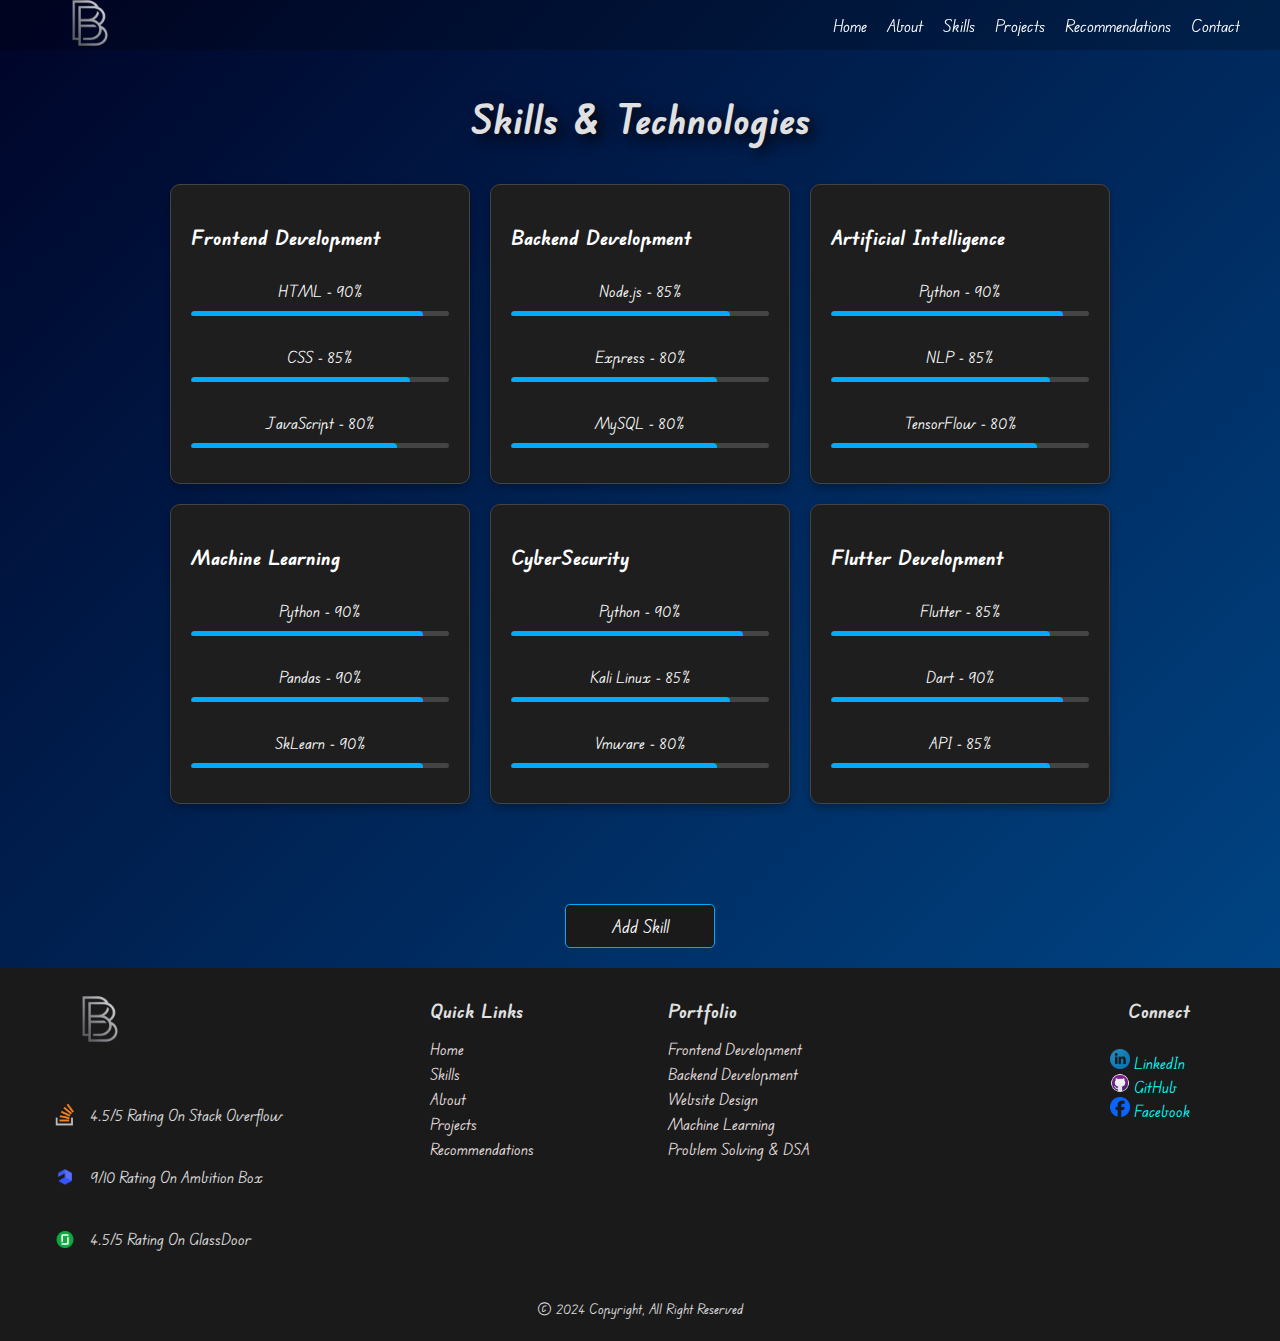
<file: skills.html>
<!DOCTYPE html>
<html lang="en">
<head>
    <meta charset="UTF-8">
    <meta name="viewport" content="width=device-width, initial-scale=1.0">
    <link rel="stylesheet" href="css/skills.css">
    <title>Skills</title>
</head>
<body>
    <header>
        <!-- Navbar -->
        <nav class="navbar">
            <div class="navbar-container">
                <a href="index.html" class="navbar-brand"><img src="images\logo\logo1-removebg-preview.png" alt="Logo"></a>
                <ul class="navbar-menu">
                    <li><a href="index.html#home">Home</a></li>
                    <li><a href="index.html#about">About</a></li>
                    <li><a href="skills.html">Skills</a></li>
                    <li><a href="index.html#projects">Projects</a></li>
                    <li><a href="index.html#recommendations">Recommendations</a></li>
                    <li><a href="index.html#contact">Contact</a></li>
                </ul>
            </div>
        </nav>
    </header>

    <main>
        <!-- Skills Section -->
        <section class="skills-section">
            <div class="container">
                <h2>Skills & Technologies</h2>
                <div class="skills-grid">
                    <!-- Example Skill Card -->
                    <div class="skill-card">
                        <h3>Frontend Development</h3>
                        <p>HTML - 90%</p>
                        <div class="progress-bar"><div class="progress" style="width: 90%;"></div></div>
                        <p>CSS - 85%</p>
                        <div class="progress-bar"><div class="progress" style="width: 85%;"></div></div>
                        <p>JavaScript - 80%</p>
                        <div class="progress-bar"><div class="progress" style="width: 80%;"></div></div>
                        <!-- Add more technologies as needed -->
                    </div>

                    <!-- More Skill Cards -->
                    <div class="skill-card">
                        <h3>Backend Development</h3>
                        <p>Node.js - 85%</p>
                        <div class="progress-bar"><div class="progress" style="width: 85%;"></div></div>
                        <p>Express - 80%</p>
                        <div class="progress-bar"><div class="progress" style="width: 80%;"></div></div>
                        <p>MySQL - 80%</p>
                        <div class="progress-bar"><div class="progress" style="width: 80%;"></div></div>
                        <!-- Add more technologies as needed -->
                    </div>

                    <div class="skill-card">
                        <h3>Artificial Intelligence</h3>
                        <p>Python - 90%</p>
                        <div class="progress-bar"><div class="progress" style="width: 90%;"></div></div>
                        <p>NLP - 85%</p>
                        <div class="progress-bar"><div class="progress" style="width: 85%;"></div></div>
                        <p>TensorFlow - 80%</p>
                        <div class="progress-bar"><div class="progress" style="width: 80%;"></div></div>
                        <!-- Add more technologies as needed -->
                    </div>

                    <div class="skill-card">
                        <h3>Machine Learning</h3>
                        <p>Python - 90%</p>
                        <div class="progress-bar"><div class="progress" style="width: 90%;"></div></div>
                        <p>Pandas - 90%</p>
                        <div class="progress-bar"><div class="progress" style="width: 90%;"></div></div>
                        <p>SkLearn - 90%</p>
                        <div class="progress-bar"><div class="progress" style="width: 90%;"></div></div>
                        <!-- Add more technologies as needed -->
                    </div>

                    <div class="skill-card">
                        <h3>CyberSecurity</h3>
                        <p>Python - 90%</p>
                        <div class="progress-bar"><div class="progress" style="width: 90%;"></div></div>
                        <p>Kali Linux - 85%</p>
                        <div class="progress-bar"><div class="progress" style="width: 85%;"></div></div>
                        <p>Vmware - 80%</p>
                        <div class="progress-bar"><div class="progress" style="width: 80%;"></div></div>
                        <!-- Add more technologies as needed -->
                    </div>

                    <div class="skill-card">
                        <h3>Flutter Development</h3>
                        <p>Flutter - 85%</p>
                        <div class="progress-bar"><div class="progress" style="width: 85%;"></div></div>
                        <p>Dart - 90%</p>
                        <div class="progress-bar"><div class="progress" style="width: 90%;"></div></div>
                        <p>API - 85%</p>
                        <div class="progress-bar"><div class="progress" style="width: 85%;"></div></div>
                        <!-- Add more technologies as needed -->
                    </div>
                </div>
            </div>
        </section>
        
        <!-- Popup Form for Adding Skill -->
        <div class="popup-form-container" id="popupForm">
            <div class="popup-form">
                <h3>Add Skill</h3>
                <form id="skillForm">
                    <label for="domain">Domain/Skill:</label>
                    <input type="text" id="domain" name="domain" required>

                    <div class="tech-proficiency">
                        <div class="tech-column">
                            <label for="tech1">Technology 1:</label>
                            <input type="text" id="tech1" name="tech1" required>
                        </div>
                        <div class="prof-column">
                            <label for="prof1">Proficiency 1 (%):</label>
                            <input type="number" id="prof1" name="prof1" min="0" max="100" required>
                        </div>
                    </div>

                    <div class="tech-proficiency">
                        <div class="tech-column">
                            <label for="tech2">Technology 2:</label>
                            <input type="text" id="tech2" name="tech2">
                        </div>
                        <div class="prof-column">
                            <label for="prof2">Proficiency 2 (%):</label>
                            <input type="number" id="prof2" name="prof2" min="0" max="100" >
                        </div>
                    </div>

                    <div class="tech-proficiency">
                        <div class="tech-column">
                            <label for="tech3">Technology 3:</label>
                            <input type="text" id="tech3" name="tech3" >
                        </div>
                        <div class="prof-column">
                            <label for="prof3">Proficiency 3 (%):</label>
                            <input type="number" id="prof3" name="prof3" min="0" max="100" >
                        </div>
                    </div>

                    <div class="tech-proficiency">
                        <div class="tech-column">
                            <label for="tech4">Technology 4:</label>
                            <input type="text" id="tech4" name="tech4" >
                        </div>
                        <div class="prof-column">
                            <label for="prof4">Proficiency 4 (%):</label>
                            <input type="number" id="prof4" name="prof4" min="0" max="100" >
                        </div>
                    </div>

                    <div class="tech-proficiency">
                        <div class="tech-column">
                            <label for="tech5">Technology 5:</label>
                            <input type="text" id="tech5" name="tech5" >
                        </div>
                        <div class="prof-column">
                            <label for="prof5">Proficiency 5 (%):</label>
                            <input type="number" id="prof5" name="prof5" min="0" max="100" >
                        </div>
                    </div>
                    <!-- Add more fields as needed -->

                    <button type="submit">Add Skill</button>
                    <button type="button" onclick="closeSkillForm()">Cancel</button>
                </form>
            </div>
        </div>
    </main>
    <div class="add-skill-button-container">
        <button class="add-skill-button" onclick="openSkillForm()">Add Skill</button>
    </div>
    
    <footer class="footer">
        <div class="footer-left">
            <img src="images\logo\logo1-removebg-preview.png" alt="Logo" class="footer-logo">
            <div class="ratings">
                <div class="rating-item">
                    <img src="images\logo\sto.png" alt="Rating Icon">
                    <p>4.5/5 Rating On Stack Overflow</p>
                </div>
                <div class="rating-item">
                    <img src="images\logo\ab-brand.png" alt="Rating Icon">
                    <p>9/10 Rating On Ambition Box</p>
                </div>
                <div class="rating-item">
                    <img src="images\logo\gld-removebg-preview.png" alt="Rating Icon">
                    <p>4.5/5 Rating On GlassDoor</p>
                </div>
            </div>
        </div>
    
        <div class="footer-center">
            <div class="footer-links">
                <h3>Quick Links</h3>
                <ul>
                    <li><a href="index.html#home">Home</a></li>
                    <li><a href="skills.html">Skills</a></li>
                    <li><a href="index.html#about">About</a></li>
                    <li><a href="index.html#projects">Projects</a></li>
                    <li><a href="index.html#recommendations">Recommendations</a></li>
                </ul>
            </div>
            <div class="footer-portfolio">
                <h3>Portfolio</h3>
                <ul>
                    <li><a href="#">Frontend Development</a></li>
                    <li><a href="#">Backend Development</a></li>
                    <li><a href="#">Website Design</a></li>
                    <li><a href="#">Machine Learning</a></li>
                    <li><a href="#">Problem Solving & DSA</a></li>
                </ul>
            </div>
        </div>
    
        <div class="footer-right">
            <h3>Connect</h3>
            <div class="social-icons">
                <ul>
                    <li><a href="#"><img src="images\logo\lkd_logo.png" alt="LinkedIn"> LinkedIn</a></li>
                    <li><a href="#"><img src="images\logo\Github.png" alt="GitHub"> GitHub</a></li>
                    <li><a href="#"><img src="images\logo\fb-removebg-preview.png" alt="Facebook"> Facebook</a></li>
                </ul>
            </div>
        </div>
    </footer>
    <div class="footer-bottom">
        <p>&copy; 2024 Copyright, All Right Reserved</p>
    </div>
    

    <script src="js/skills.js"></script>
</body>
</html>
</file>
<file: css/skills.css>
/* General Styles */
@import url('https://fonts.googleapis.com/css2?family=Edu+VIC+WA+NT+Beginner:wght@400..700&family=Poppins:ital,wght@0,100;0,200;0,300;0,400;0,500;0,600;0,700;0,800;0,900;1,100;1,200;1,300;1,400;1,500;1,600;1,700;1,800;1,900&display=swap');

body {
    background: linear-gradient(135deg, #000428, #004e92);
    color: #e0e0e0;
    font-family: 'Edu VIC WA NT Beginner', sans-serif;
    margin: 0;
    padding: 0;
}

a {
    color: #00ffff;
    text-decoration: none;
    transition: color 0.3s ease, text-shadow 0.3s ease;
}

a:hover {
    color: #00aaff;
    text-shadow: 0 0 10px #00ffff;
}

/* Navbar Styles */
.navbar {
    background-color: rgba(0, 0, 0, 0.2); /* Semi-transparent background */
    padding: 10px 20px;
    width: 100%;
    top: 0;
    z-index: 1000;
    position: fixed; /* Keep navbar fixed at the top */
    box-sizing: border-box;
    backdrop-filter: none; /* Remove any blur effect */
}

.navbar-container {
    display: flex;
    justify-content: space-between;
    align-items: center;
    max-width: 1200px;
    margin: 0 auto;
    width: 100%;
    box-sizing: border-box;
    height: 30px;
}

.navbar-brand img{
    /* Prevent text wrapping */
    width: 100px;
}

.navbar-menu {
    list-style: none;
    display: flex;
    gap: 20px;
    margin: 0;
    padding: 0;
    overflow-x: auto;
    flex-wrap: wrap;
}

.navbar-menu li a {
    color: #ffffff; /* Adjust text color to ensure readability */
    text-decoration: none;
    font-size: 17px;
    transition: color 0.3s;
    white-space: nowrap;
}

.navbar-menu li a:hover {
    color: #00aaff; /* Hover color to indicate interaction */
    transition: color 0.3s ease-in-out, text-shadow 0.3s ease-in-out;
}

/* Skills Section */
.skills-section {
    padding: 60px 20px;
    display: flex;
    flex-direction: column;
    align-items: center;
    text-align: center;
}

.skills-section h2 {
    margin-bottom: 40px;
    font-size: 40px;
    text-shadow: 5px 5px 15px black;
}

.skills-grid {
    display: grid;
    grid-template-columns: repeat(3, 1fr);
    gap: 20px;
    justify-items: center;
    max-width: 1200px;
}

.skill-card {
    background-color: #1e1e1e;
    border: 1px solid #444444;
    padding: 20px;
    border-radius: 10px;
    box-shadow: 0 4px 8px rgba(0, 0, 0, 0.3);
    transition: transform 0.3s, box-shadow 0.3s;
    width: 300px; /* Fixed width */
    height: 300px; /* Fixed height */
    box-sizing: border-box;
    overflow: hidden; /* Ensure content does not overflow */
    display: flex;
    flex-direction: column;
    justify-content: space-between; /* Distribute space between elements */
}

.skill-card:hover {
    transform: translateY(-10px);
    box-shadow: 0 8px 16px rgba(0, 0, 0, 0.3);
}

.skill-card h3 {
    font-size: 1.25rem;
    margin-bottom: 15px;
    color: #ffffff;
    text-align: left;
}

.skill-card p {
    font-size: 1rem;
    margin-bottom: 10px;
    color: #ffffff;
}

.progress-bar {
    background-color: #444444;
    border-radius: 5px;
    overflow: hidden;
    margin-bottom: 15px;
}

.progress {
    height: 8px;
    background-color: #00aaff;
    border-radius: 5px;
}

.add-skill-button {
    margin-top: 20px;
    padding: 10px 20px;
    background-color: #000428;
    color: #ffffff;
    border: none;
    border-radius: 5px;
    cursor: pointer;
    transition: background-color 0.3s;
}

.add-skill-button:hover {
    background-color: #0088cc;
}

/* Popup Form Styles */
.popup-form-container {
    display: none;
    position: fixed;
    top: 0;
    left: 0;
    width: 100%;
    height: 100%;
    justify-content: center;
    align-items: center;
    z-index: 2000;
}

.popup-form {
    background-color: #282828;
    padding: 20px;
    border-radius: 10px;
    box-shadow: 0 6px 12px rgba(0, 0, 0, 0.2);
    width: 500px;
    max-width: 80%;
    color: #ffffff;
    text-align: left;
    border: 1px solid #ece9e9;
}

.popup-form h3 {
    margin-bottom: 20px;
    text-align: center;
    font-size: 25px;
}

.popup-form label {
    display: block;
    margin-bottom: 10px;
    color: #ffffff;
}

.popup-form input[type="text"],
.popup-form input[type="number"] {
    width: 90%;
    padding: 8px;
    margin-bottom: 20px;
    border-radius: 5px;
    border: 1px solid #444444;
    background-color: #333333;
    color: #ffffff;
}

.popup-form button[type="submit"] {
    padding: 10px 20px;
    background-color: #0f71aa;
    color: #ffffff;
    border: none;
    border-radius: 5px;
    cursor: pointer;
    transition: background-color 0.3s;
}

.popup-form button[type="submit"]:hover {
    background-color: #0088cc;
}

.popup-form button[type="button"] {
    padding: 10px 20px;
    background-color: #444444;
    color: #ffffff;
    border: none;
    border-radius: 5px;
    cursor: pointer;
    margin-left: 10px;
}

.popup-form button[type="button"]:hover {
    background-color: #555555;
}

.tech-proficiency {
    display: flex;
    justify-content: space-between;
}

.tech-column, .prof-column {
    width: 48%;
}

/* Add Skill Button Container */
.add-skill-button-container {
    text-align: center;
    margin: 20px 0;
}

/* Add Skill Button */
.add-skill-button {
    width: 150px;
    padding: 10px 20px;
    background-color: #1a1a1a;
    color: #ffffff;
    border: 1px solid #00aaff;
    border-radius: 5px;
    cursor: pointer;
    font-family: 'Edu VIC WA NT Beginner', sans-serif;
    font-size: 18px;
    transition: background-color 0.3s ease, box-shadow 0.3s ease;
}

.add-skill-button:hover {
    background-color: #267ca7;
}


.footer {
    display: flex;
    justify-content: space-between;
    padding: 1px 50px;
    background-color: #1a1a1a;
    font-family: 'Edu VIC WA NT Beginner', sans-serif;
}

.footer-left,
.footer-center,
.footer-right {
    flex: 1;
}

.footer-left {
    display: flex;
    flex-direction: column;
    align-items: flex-start;
}

.footer-logo {
    width: 100px; /* Adjust the size of the logo */
    margin-bottom: 20px;
}

.ratings .rating-item {
    display: flex;
    align-items: center;
    margin-bottom: 10px;
}

.rating-item img {
    width: 30px; /* Adjust the size of the rating icons */
    margin-right: 10px;
}

.footer-center {
    display: flex;
    justify-content: space-between;
}

.footer-links ul,
.footer-portfolio ul,.social-icons ul {
    list-style-type: none;
    padding: 0;
}

.footer-links h3,
.footer-portfolio h3,
.footer-right h3 {
    margin-top: 30px;
    margin-bottom: 10px;
}

.footer-links a,
.footer-portfolio a {
    text-decoration: none;
    color: #ede0e0;
    margin-bottom: 5px;
    display: block;
}

.footer-right {
    display: flex;
    flex-direction: column;
    align-items: flex-end;
    margin-right: 40px;
}

.social-icons a {
    margin-left: 10px;
}

.social-icons img {
    width: 20px; /* Adjust the size of the social icons */
}

.footer-bottom {
    text-align: center;
    padding: 10px;
    background-color: #1a1a1a;
    font-size: 14px;
}

/* Media Queries */
@media (max-width: 768px) {
    .skills-grid {
        grid-template-columns: 1fr;
    }

    .popup-form {
        width: 90%;
    }
}
</file>
